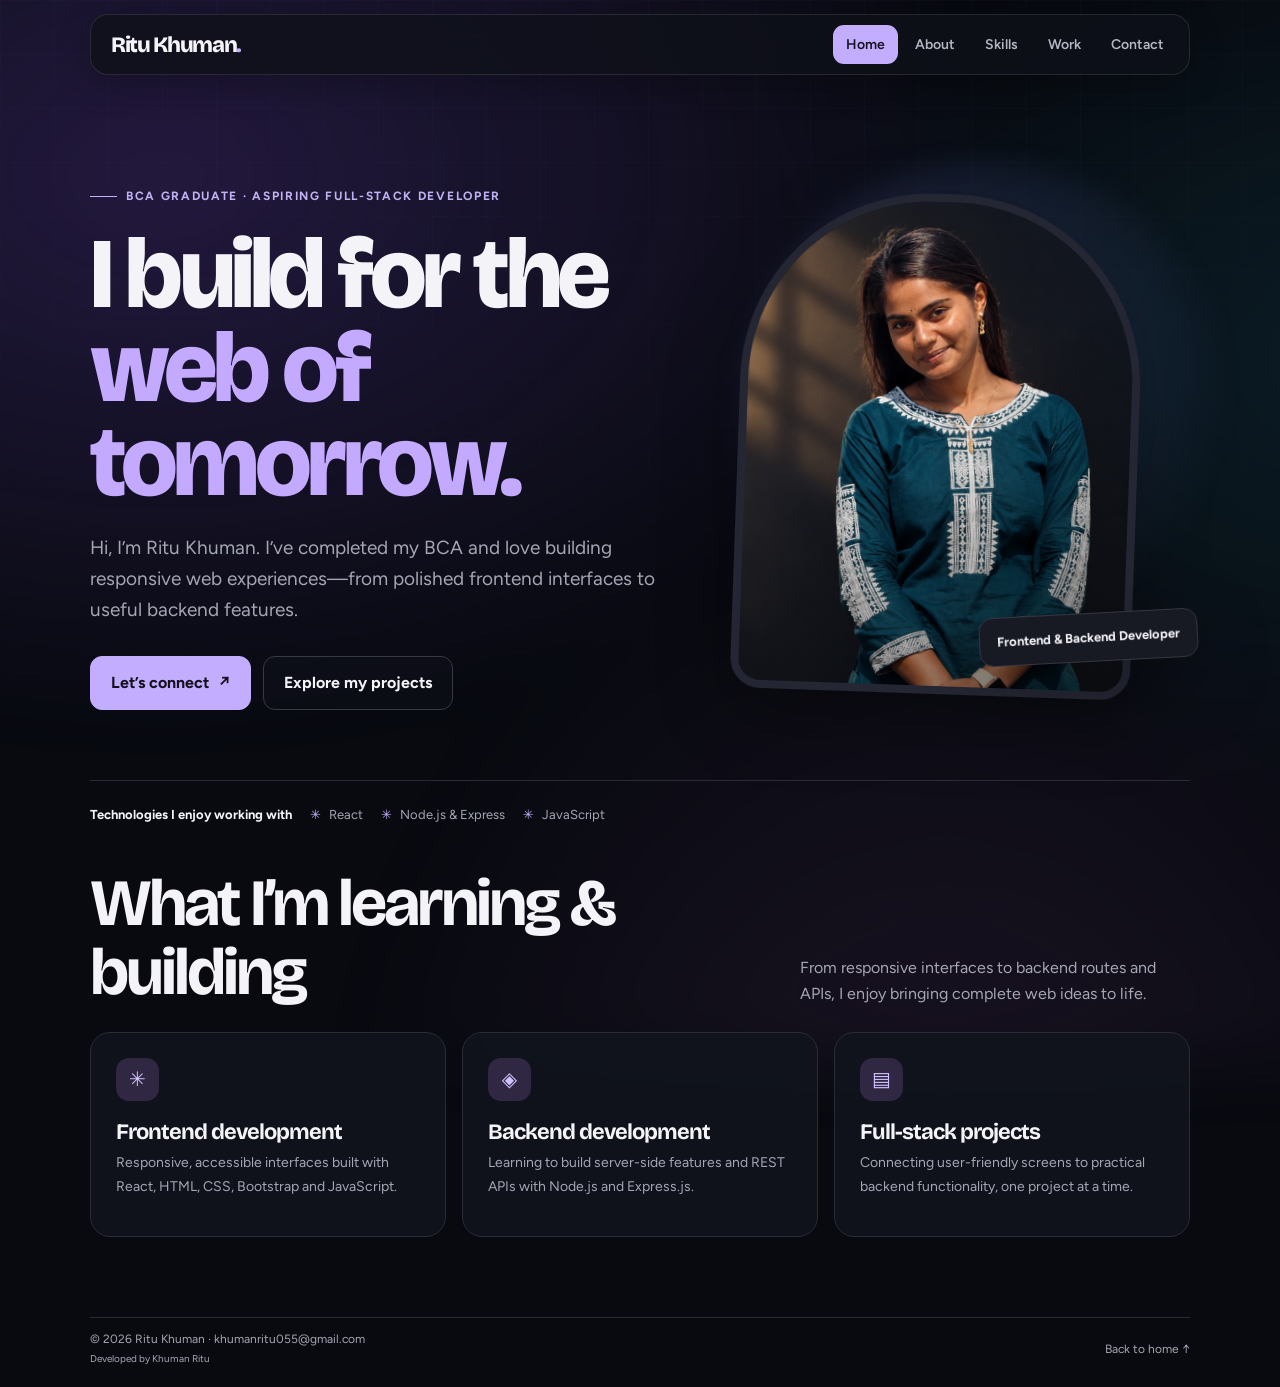
<file: index.html>
<!DOCTYPE html>
<html lang="en">
<head>
<meta charset="utf-8">
<meta name="viewport" content="width=device-width, initial-scale=1, viewport-fit=cover">
<title>Ritu Khuman | BCA Graduate &amp; Web Developer</title>
<link href="https://fonts.googleapis.com/css2?family=Bricolage+Grotesque:wght@600;800&family=Figtree:wght@400;500;600;700&display=swap" rel="stylesheet">
<meta name="theme-color" content="#f5f4ef">
<link rel="stylesheet" href="style.css">
</head>
<body>
<div class="wrap">
<nav><b>Ritu Khuman</b><div>
<a href="index.html" aria-current="page">Home</a>
<a href="about.html">About</a>
<a href="skills.html">Skills</a>
<a href="work.html">Work</a>
<a href="contact.html">Contact</a>
</div></nav>
<main>
<section class="hero">
<div class="hero-copy">
<p class="eyebrow">BCA graduate · Aspiring full-stack developer</p>
<h1>I build for the<br><em>web of tomorrow.</em></h1>
<p class="lead">Hi, I’m Ritu Khuman. I’ve completed my BCA and love building responsive web experiences—from polished frontend interfaces to useful backend features.</p>
<div class="actions"><a class="btn" href="contact.html">Let’s connect <span aria-hidden="true">↗</span></a><a class="btn alt" href="work.html">Explore my projects</a></div>
</div>
<div class="hero-visual">
<button class="photo" id="photoBtn" type="button" aria-label="Upload your photo">
<img id="photoImg" alt="Ritu Khuman"><span>Click to upload your photo<small>Choose an image from your device</small></span>
</button>
<div class="photo-note">Frontend &amp; Backend Developer</div>
<input type="file" id="photoIn" accept="image/*" hidden>
</div>
</section>
<div class="trust-row"><strong>Technologies I enjoy working with</strong><span>React</span><span>Node.js &amp; Express</span><span>JavaScript</span></div>
<section class="home-services">
<div class="section-head"><h2>What I’m learning &amp; building</h2><p>From responsive interfaces to backend routes and APIs, I enjoy bringing complete web ideas to life.</p></div>
<div class="service-grid">
<article class="service-card"><span class="icon" aria-hidden="true">✳</span><h3>Frontend development</h3><p>Responsive, accessible interfaces built with React, HTML, CSS, Bootstrap and JavaScript.</p></article>
<article class="service-card"><span class="icon" aria-hidden="true">◈</span><h3>Backend development</h3><p>Learning to build server-side features and REST APIs with Node.js and Express.js.</p></article>
<article class="service-card"><span class="icon" aria-hidden="true">▤</span><h3>Full-stack projects</h3><p>Connecting user-friendly screens to practical backend functionality, one project at a time.</p></article>
</div>
</section>
</main>
<footer><span>&copy; <span id="yr"></span> Ritu Khuman · <a href="https://mail.google.com/mail/?view=cm&amp;fs=1&amp;to=khumanritu055@gmail.com" target="_blank" rel="noopener">khumanritu055@gmail.com</a><br><small>Developed by Khuman Ritu</small></span><a href="index.html">Back to home ↑</a></footer>
</div>
<script src="script.js"></script>
</body>
</html>
</file>
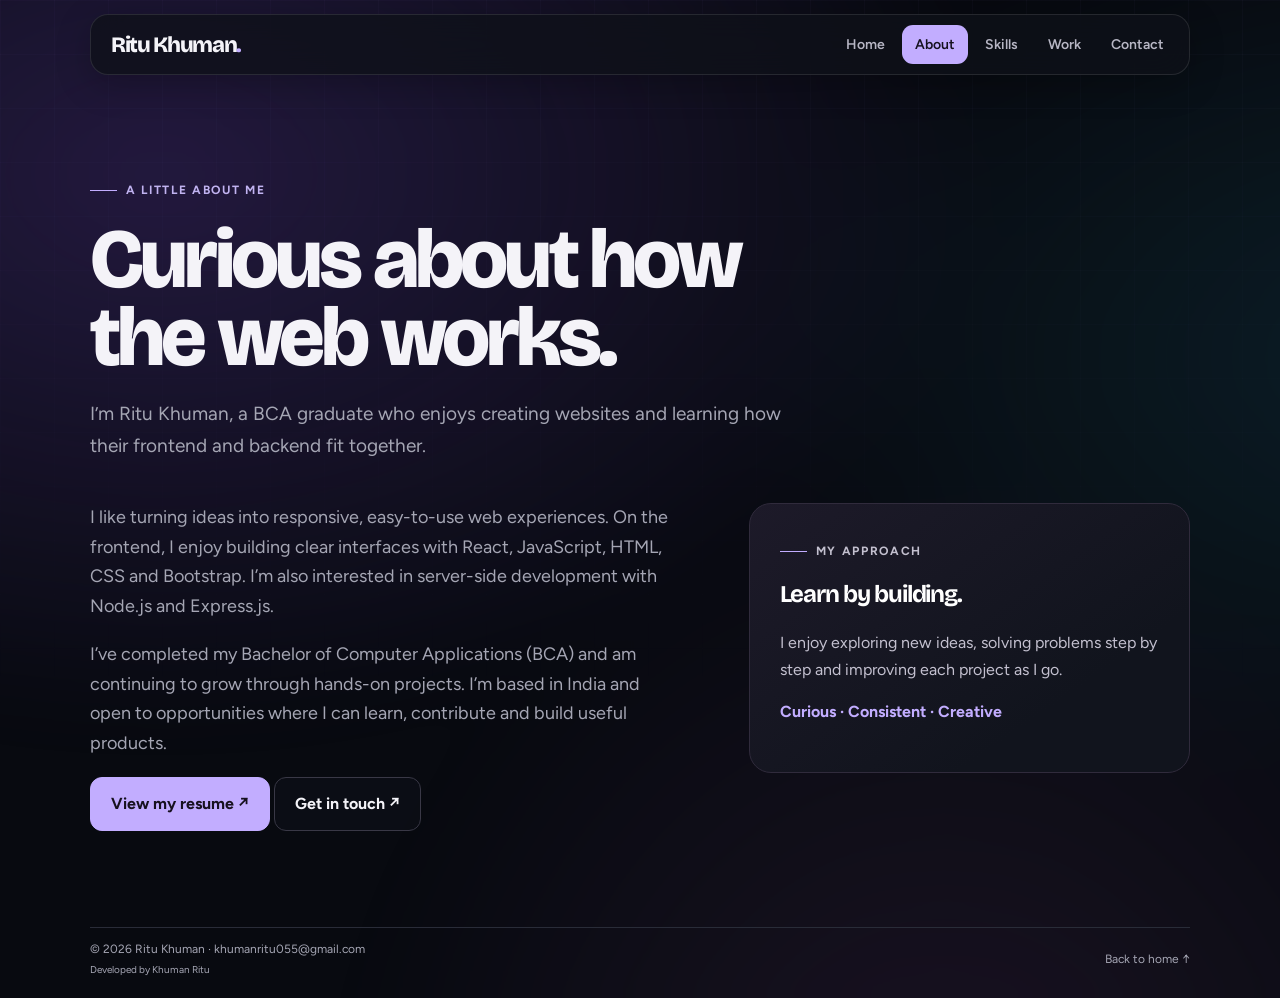
<file: about.html>
<!DOCTYPE html>
<html lang="en">
<head>
<meta charset="utf-8">
<meta name="viewport" content="width=device-width, initial-scale=1, viewport-fit=cover">
<title>About | Ritu Khuman — BCA Graduate &amp; Developer</title>
<link href="https://fonts.googleapis.com/css2?family=Bricolage+Grotesque:wght@600;800&family=Figtree:wght@400;500;600;700&display=swap" rel="stylesheet">
<meta name="theme-color" content="#f5f4ef">
<link rel="stylesheet" href="style.css">
</head>
<body>
<div class="wrap">
<nav><b>Ritu Khuman</b><div>
<a href="index.html">Home</a>
<a href="about.html" aria-current="page">About</a>
<a href="skills.html">Skills</a>
<a href="work.html">Work</a>
<a href="contact.html">Contact</a>
</div></nav>
<main>
<header class="page-heading"><p class="eyebrow">A little about me</p><h1>Curious about how the web works.</h1><p class="lead">I’m Ritu Khuman, a BCA graduate who enjoys creating websites and learning how their frontend and backend fit together.</p></header>
<section class="about-layout"><div><p class="text">I like turning ideas into responsive, easy-to-use web experiences. On the frontend, I enjoy building clear interfaces with React, JavaScript, HTML, CSS and Bootstrap. I’m also interested in server-side development with Node.js and Express.js.</p><p class="text">I’ve completed my Bachelor of Computer Applications (BCA) and am continuing to grow through hands-on projects. I’m based in India and open to opportunities where I can learn, contribute and build useful products.</p><p><a class="btn" href="Resume.pdf" target="_blank" rel="noopener noreferrer">View my resume ↗</a> <a class="btn alt" href="contact.html">Get in touch ↗</a></p></div><aside class="about-card"><p class="eyebrow">My approach</p><h3>Learn by building.</h3><p>I enjoy exploring new ideas, solving problems step by step and improving each project as I go.</p><p><strong>Curious · Consistent · Creative</strong></p></aside></section>
</main>
<footer><span>&copy; <span id="yr"></span> Ritu Khuman · <a href="https://mail.google.com/mail/?view=cm&amp;fs=1&amp;to=khumanritu055@gmail.com" target="_blank" rel="noopener">khumanritu055@gmail.com</a><br><small> Developed by Khuman Ritu</small></span><a href="index.html">Back to home ↑</a></footer>
</div>
<script src="script.js"></script>
</body>
</html>
</file>
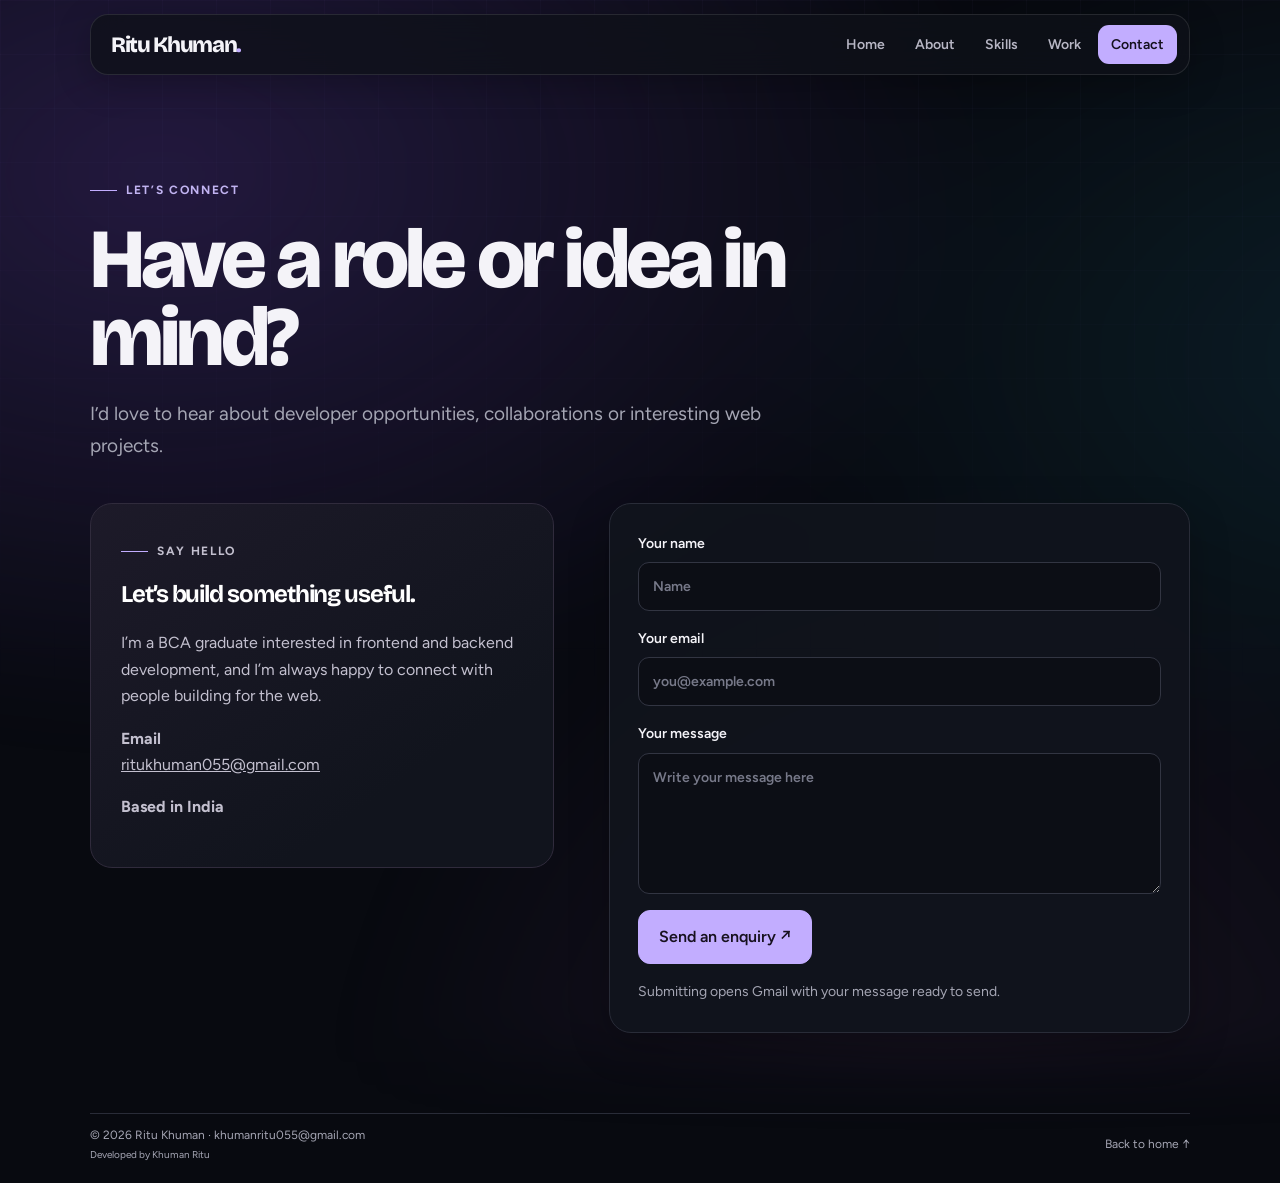
<file: contact.html>
<!DOCTYPE html>
<html lang="en">
<head>
<meta charset="utf-8">
<meta name="viewport" content="width=device-width, initial-scale=1, viewport-fit=cover">
<meta name="description" content="Contact Ritu Khuman, BCA graduate and frontend/backend web developer.">
<meta name="theme-color" content="#f5f4ef">
<title>Contact | Ritu Khuman — Web Developer</title>
<link href="https://fonts.googleapis.com/css2?family=Bricolage+Grotesque:wght@600;800&family=Figtree:wght@400;500;600;700&display=swap" rel="stylesheet">
<link rel="stylesheet" href="style.css">
</head>
<body>
<div class="wrap">
<nav><b>Ritu Khuman</b><div>
<a href="index.html">Home</a>
<a href="about.html">About</a>
<a href="skills.html">Skills</a>
<a href="work.html">Work</a>
<a href="contact.html" aria-current="page">Contact</a>
</div></nav>
<main>
<header class="page-heading"><p class="eyebrow">Let’s connect</p><h1>Have a role or idea in mind?</h1><p class="lead">I’d love to hear about developer opportunities, collaborations or interesting web projects.</p></header>
<section class="contact-layout"><aside class="contact-panel"><p class="eyebrow">Say hello</p><h3>Let’s build something useful.</h3><p>I’m a BCA graduate interested in frontend and backend development, and I’m always happy to connect with people building for the web.</p><p><strong>Email</strong><br><a href="https://mail.google.com/mail/?view=cm&amp;fs=1&amp;to=ritukhuman055@gmail.com" target="_blank" rel="noopener">ritukhuman055@gmail.com</a></p><p><strong>Based in India</strong></p></aside>
<form id="contactForm" class="form">
<label>Your name<input name="name" required autocomplete="name" placeholder="Name"></label>
<label>Your email<input name="email" type="email" required autocomplete="email" placeholder="you@example.com"></label>
<label>Your message<textarea name="message" rows="5" required placeholder="Write your message here"></textarea></label>
<button class="btn" type="submit">Send an enquiry ↗</button>
<p id="formMsg" role="status">Submitting opens Gmail with your message ready to send.</p>
</form></section>
</main>
<footer><span>© <span id="yr"></span> Ritu Khuman · <a href="https://mail.google.com/mail/?view=cm&amp;fs=1&amp;to=khumanritu055@gmail.com" target="_blank" rel="noopener">khumanritu055@gmail.com</a><br><small>Developed by Khuman Ritu</small></span><a href="index.html">Back to home ↑</a></footer>
</div>
<script src="script.js"></script>
</body>
</html>
</file>
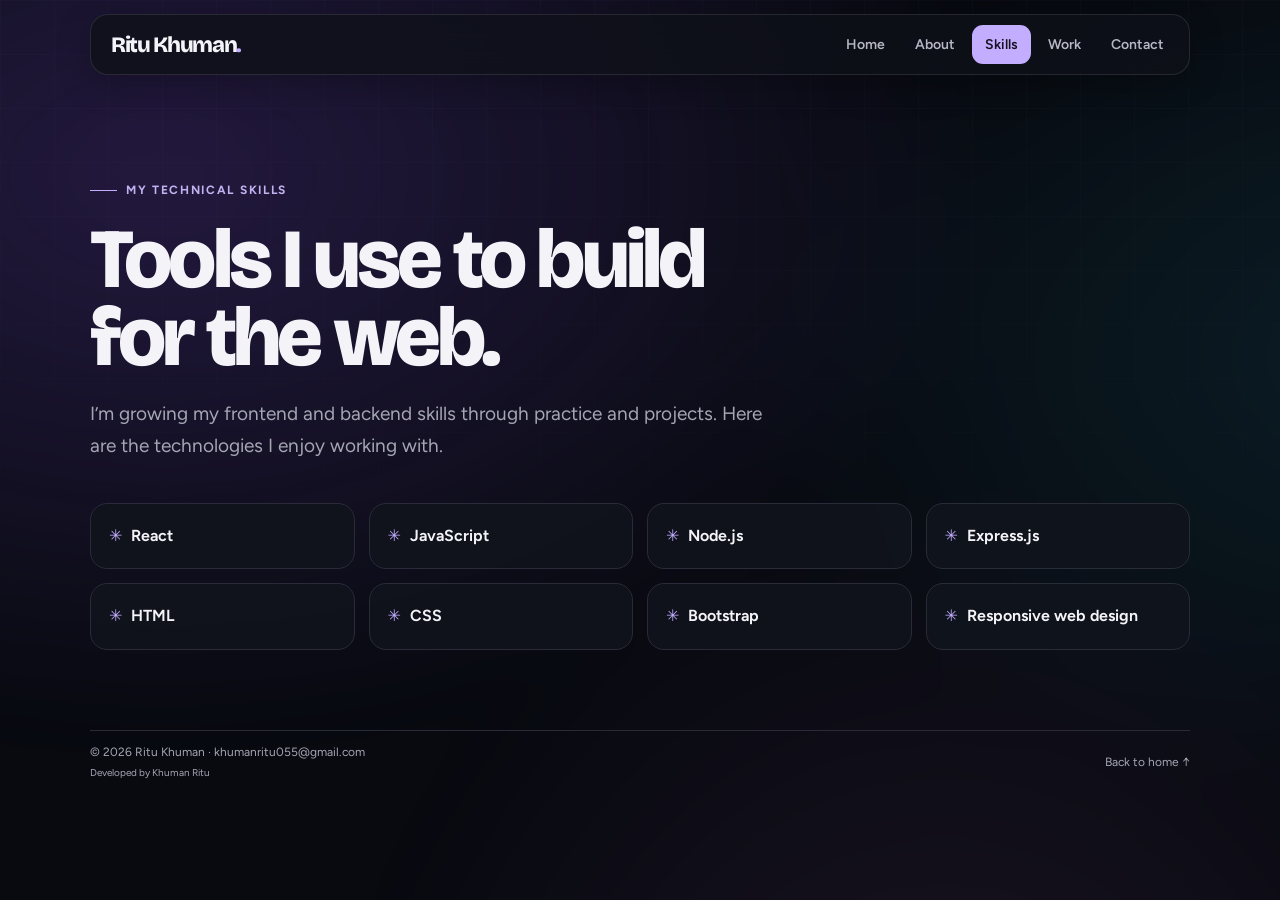
<file: skills.html>
<!DOCTYPE html>
<html lang="en">
<head>
<meta charset="utf-8">
<meta name="viewport" content="width=device-width, initial-scale=1, viewport-fit=cover">
<title>Skills | Ritu Khuman — Web Developer</title>
<link href="https://fonts.googleapis.com/css2?family=Bricolage+Grotesque:wght@600;800&family=Figtree:wght@400;500;600;700&display=swap" rel="stylesheet">
<meta name="theme-color" content="#f5f4ef">
<link rel="stylesheet" href="style.css">
</head>
<body>
<div class="wrap">
<nav><b>Ritu Khuman</b><div>
<a href="index.html">Home</a>
<a href="about.html">About</a>
<a href="skills.html" aria-current="page">Skills</a>
<a href="work.html">Work</a>
<a href="contact.html">Contact</a>
</div></nav>
<main>
<header class="page-heading"><p class="eyebrow">My technical skills</p><h1>Tools I use to build for the web.</h1><p class="lead">I’m growing my frontend and backend skills through practice and projects. Here are the technologies I enjoy working with.</p></header>
<ul class="chips"><li>React</li><li>JavaScript</li><li>Node.js</li><li>Express.js</li><li>HTML</li><li>CSS</li><li>Bootstrap</li><li>Responsive web design</li></ul>
</main>
<footer><span>&copy; <span id="yr"></span> Ritu Khuman · <a href="https://mail.google.com/mail/?view=cm&amp;fs=1&amp;to=khumanritu055@gmail.com" target="_blank" rel="noopener">khumanritu055@gmail.com</a><br><small>Developed by Khuman Ritu</small></span><a href="index.html">Back to home ↑</a></footer>
</div>
<script src="script.js"></script>
</body>
</html>
</file>
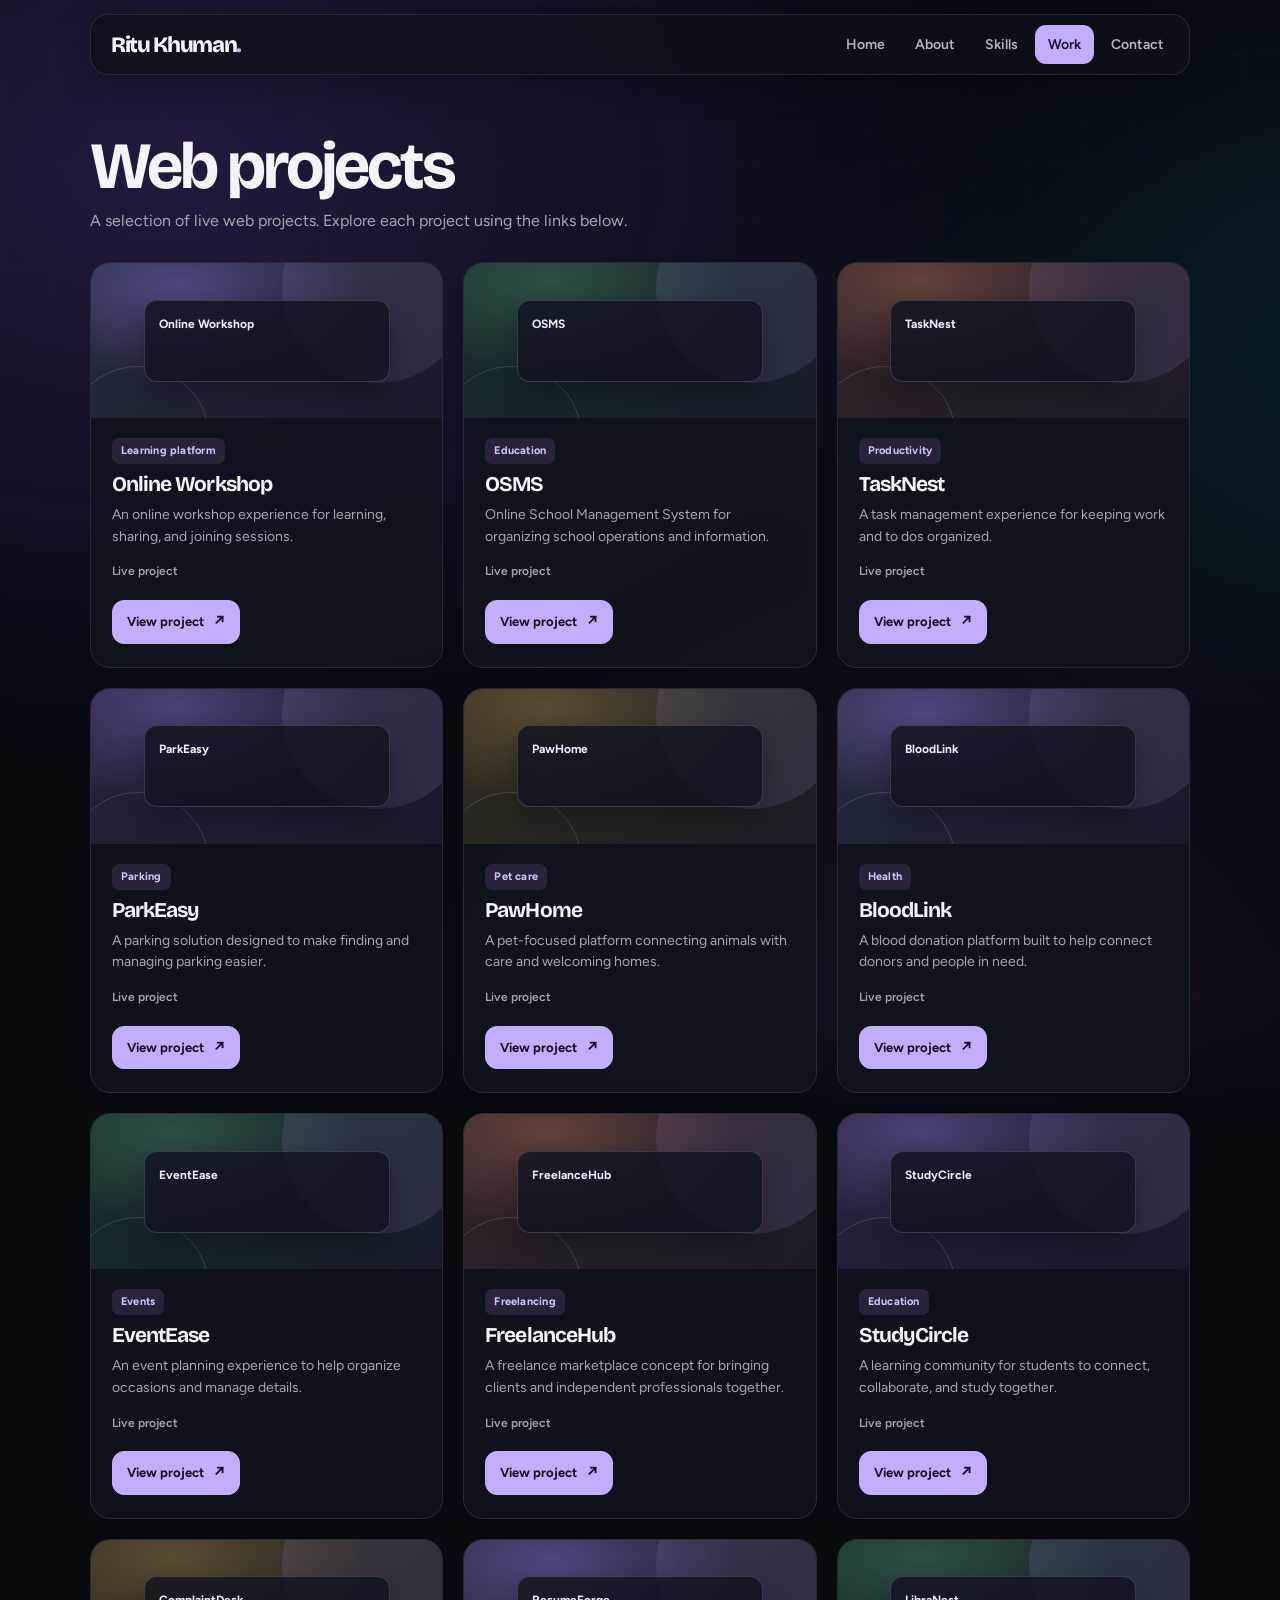
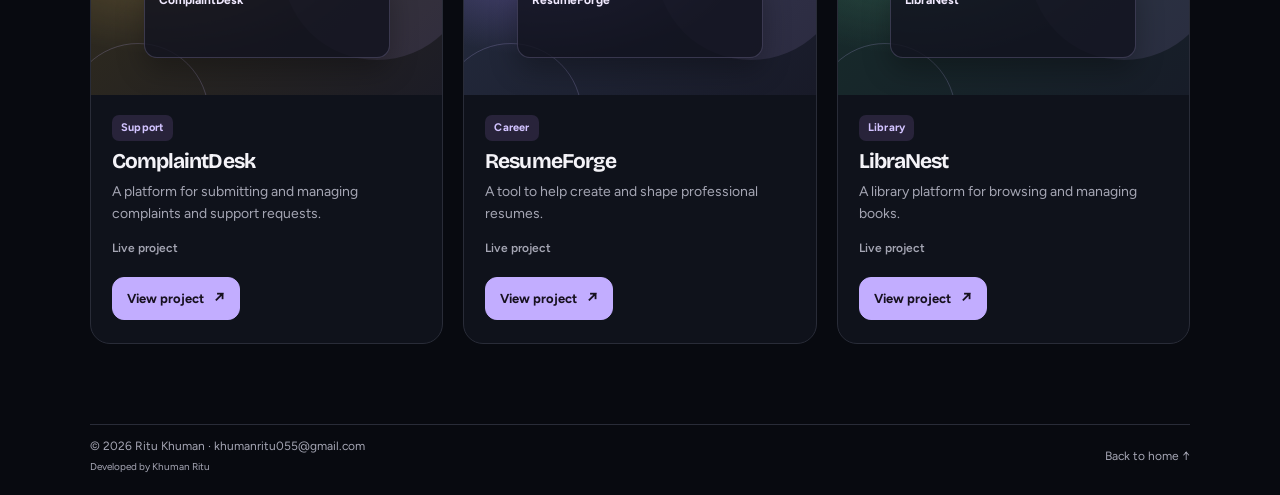
<file: work.html>
<!DOCTYPE html>
<html lang="en">
<head>
<meta charset="utf-8">
<meta name="viewport" content="width=device-width, initial-scale=1, viewport-fit=cover">
<title>Projects | Ritu Khuman — Web Developer</title>
<link href="https://fonts.googleapis.com/css2?family=Bricolage+Grotesque:wght@600;800&family=Figtree:wght@400;500;600;700&display=swap" rel="stylesheet">
<meta name="theme-color" content="#f5f4ef">
<link rel="stylesheet" href="style.css">
</head>
<body>
<div class="wrap">
<nav><b>Ritu Khuman</b><div>
<a href="index.html">Home</a>
<a href="about.html">About</a>
<a href="skills.html">Skills</a>
<a href="work.html" aria-current="page">Work</a>
<a href="contact.html">Contact</a>
</div></nav>
<main>
<h2>Web projects</h2>
<p class="work-intro">A selection of live web projects. Explore each project using the links below.</p>
<div class="projects">
<article class="proj"><div class="proj-visual" aria-hidden="true"><span>Online Workshop</span></div><div class="proj-content"><span class="tag">Learning platform</span><h3>Online Workshop</h3><p>An online workshop experience for learning, sharing, and joining sessions.</p><small>Live project</small><a class="btn project-link" href="https://online-workshop-sabq.onrender.com/" target="_blank" rel="noopener noreferrer">View project <span aria-hidden="true">↗</span></a></div></article>
<article class="proj"><div class="proj-visual" aria-hidden="true"><span>OSMS</span></div><div class="proj-content"><span class="tag">Education</span><h3>OSMS</h3><p>Online School Management System for organizing school operations and information.</p><small>Live project</small><a class="btn project-link" href="https://osms-online-school-management-system.onrender.com/" target="_blank" rel="noopener noreferrer">View project <span aria-hidden="true">↗</span></a></div></article>
<article class="proj"><div class="proj-visual" aria-hidden="true"><span>TaskNest</span></div><div class="proj-content"><span class="tag">Productivity</span><h3>TaskNest</h3><p>A task management experience for keeping work and to dos organized.</p><small>Live project</small><a class="btn project-link" href="https://tasknest-oj3n.onrender.com/" target="_blank" rel="noopener noreferrer">View project <span aria-hidden="true">↗</span></a></div></article>
<article class="proj"><div class="proj-visual" aria-hidden="true"><span>ParkEasy</span></div><div class="proj-content"><span class="tag">Parking</span><h3>ParkEasy</h3><p>A parking solution designed to make finding and managing parking easier.</p><small>Live project</small><a class="btn project-link" href="https://parkeasy-0auv.onrender.com/" target="_blank" rel="noopener noreferrer">View project <span aria-hidden="true">↗</span></a></div></article>
<article class="proj"><div class="proj-visual" aria-hidden="true"><span>PawHome</span></div><div class="proj-content"><span class="tag">Pet care</span><h3>PawHome</h3><p>A pet-focused platform connecting animals with care and welcoming homes.</p><small>Live project</small><a class="btn project-link" href="https://pawhome-ekpu.onrender.com/" target="_blank" rel="noopener noreferrer">View project <span aria-hidden="true">↗</span></a></div></article>
<article class="proj"><div class="proj-visual" aria-hidden="true"><span>BloodLink</span></div><div class="proj-content"><span class="tag">Health</span><h3>BloodLink</h3><p>A blood donation platform built to help connect donors and people in need.</p><small>Live project</small><a class="btn project-link" href="https://bloodlink-qcuw.onrender.com/" target="_blank" rel="noopener noreferrer">View project <span aria-hidden="true">↗</span></a></div></article>
<article class="proj"><div class="proj-visual" aria-hidden="true"><span>EventEase</span></div><div class="proj-content"><span class="tag">Events</span><h3>EventEase</h3><p>An event planning experience to help organize occasions and manage details.</p><small>Live project</small><a class="btn project-link" href="https://eventease-z7ky.onrender.com/" target="_blank" rel="noopener noreferrer">View project <span aria-hidden="true">↗</span></a></div></article>
<article class="proj"><div class="proj-visual" aria-hidden="true"><span>FreelanceHub</span></div><div class="proj-content"><span class="tag">Freelancing</span><h3>FreelanceHub</h3><p>A freelance marketplace concept for bringing clients and independent professionals together.</p><small>Live project</small><a class="btn project-link" href="https://freelancehub-vrc3.onrender.com/" target="_blank" rel="noopener noreferrer">View project <span aria-hidden="true">↗</span></a></div></article>
<article class="proj"><div class="proj-visual" aria-hidden="true"><span>StudyCircle</span></div><div class="proj-content"><span class="tag">Education</span><h3>StudyCircle</h3><p>A learning community for students to connect, collaborate, and study together.</p><small>Live project</small><a class="btn project-link" href="https://studycircle-78t2.onrender.com" target="_blank" rel="noopener noreferrer">View project <span aria-hidden="true">↗</span></a></div></article>
<article class="proj"><div class="proj-visual" aria-hidden="true"><span>ComplaintDesk</span></div><div class="proj-content"><span class="tag">Support</span><h3>ComplaintDesk</h3><p>A platform for submitting and managing complaints and support requests.</p><small>Live project</small><a class="btn project-link" href="http://complaintdesk.runasp.net/" target="_blank" rel="noopener noreferrer">View project <span aria-hidden="true">↗</span></a></div></article>
<article class="proj"><div class="proj-visual" aria-hidden="true"><span>ResumeForge</span></div><div class="proj-content"><span class="tag">Career</span><h3>ResumeForge</h3><p>A tool to help create and shape professional resumes.</p><small>Live project</small><a class="btn project-link" href="http://resumeforge.runasp.net/" target="_blank" rel="noopener noreferrer">View project <span aria-hidden="true">↗</span></a></div></article>
<article class="proj"><div class="proj-visual" aria-hidden="true"><span>LibraNest</span></div><div class="proj-content"><span class="tag">Library</span><h3>LibraNest</h3><p>A library platform for browsing and managing books.</p><small>Live project</small><a class="btn project-link" href="http://libranest.runasp.net/Login.aspx" target="_blank" rel="noopener noreferrer">View project <span aria-hidden="true">↗</span></a></div></article>
</div>
</main>
<footer><span>&copy; <span id="yr"></span> Ritu Khuman · <a href="https://mail.google.com/mail/?view=cm&amp;fs=1&amp;to=khumanritu055@gmail.com" target="_blank" rel="noopener">khumanritu055@gmail.com</a><br><small>Developed by Khuman Ritu</small></span><a href="index.html">Back to home ↑</a></footer>
</div>
<script src="script.js"></script>
</body>
</html>
</file>
<file: style.css>
:root{--bg:#f5f4ef;--paper:#fffefa;--ink:#171a19;--muted:#686e69;--line:#dedfd8;--accent:#c9f36a;--accent-dark:#26351b;--dark:#171b19;--lav:#ddd5ff;--coral:#ff9c7a;--blue:#a8d8ff;--shadow:0 24px 70px rgba(29,37,28,.11)}
*{box-sizing:border-box}
html{scroll-behavior:smooth;padding-top:env(safe-area-inset-top,0px);padding-bottom:env(safe-area-inset-bottom,0px)}
body{margin:0;background:var(--bg);color:var(--ink);font:400 16px/1.65 'Figtree',system-ui,sans-serif;overflow-x:hidden}
body:before{content:"";position:fixed;inset:0;pointer-events:none;opacity:.17;z-index:-1;background-image:radial-gradient(#475044 0.45px,transparent .6px);background-size:6px 6px;mask-image:linear-gradient(to bottom,black,transparent 75%)}
h1,h2,h3,p{margin-top:0}h1,h2,h3{font-family:'Bricolage Grotesque',sans-serif;line-height:1.04;letter-spacing:-.045em}a{color:inherit}
.wrap{max-width:1160px;margin:0 auto;padding:0 30px}
nav{position:sticky;top:12px;z-index:10;display:flex;justify-content:space-between;align-items:center;gap:16px;padding:10px 12px 10px 20px;margin-top:14px;border:1px solid rgba(222,223,216,.85);border-radius:18px;background:rgba(255,254,250,.88);backdrop-filter:blur(18px);box-shadow:0 8px 30px rgba(29,37,28,.06)}
nav b{font:800 22px 'Bricolage Grotesque',sans-serif;letter-spacing:-.06em}nav b:after{content:".";color:#83a83d}nav div{display:flex;gap:4px;flex-wrap:wrap}nav div a{text-decoration:none;color:var(--muted);padding:8px 13px;border-radius:11px;font-size:14px;font-weight:600;transition:background .2s,color .2s}nav div a:hover,nav div a[aria-current="page"]{background:var(--dark);color:white}
a:focus-visible,button:focus-visible,input:focus-visible,textarea:focus-visible{outline:3px solid #8dbb37;outline-offset:3px}
main{padding:58px 0 80px;min-height:70vh;animation:page-in .65s cubic-bezier(.2,.7,.2,1) both}
.hero{position:relative;isolation:isolate;display:grid;grid-template-columns:1.13fr .87fr;gap:62px;align-items:center;min-height:570px;padding:46px 0 70px}
.hero:before{content:"";position:absolute;z-index:-1;width:490px;height:490px;right:-40px;top:28px;border-radius:50%;background:radial-gradient(circle at 42% 42%,rgba(201,243,106,.65),rgba(201,243,106,.22) 42%,transparent 72%);filter:blur(12px);animation:float 9s ease-in-out infinite alternate}
.eyebrow{display:inline-flex;align-items:center;gap:9px;margin:0 0 20px;color:#56604e;text-transform:uppercase;letter-spacing:.14em;font-size:12px;font-weight:700}.eyebrow:before{content:"";width:27px;height:1px;background:#7e984e}
h1{font-size:clamp(58px,8vw,100px);max-width:700px;margin:0 0 23px;font-weight:800;line-height:.94}h1 em{font-style:normal;color:#718d3d}h2{font-size:clamp(40px,6vw,66px);margin-bottom:18px}h3{font-size:24px}.lead{max-width:570px;color:var(--muted);font-size:19px;line-height:1.65;margin:0 0 30px}
.actions{display:flex;flex-wrap:wrap;gap:12px}.btn{display:inline-flex;align-items:center;justify-content:center;gap:10px;padding:13px 20px;border-radius:12px;background:var(--dark);color:#fff;font-weight:700;text-decoration:none;border:1px solid var(--dark);transition:transform .2s,box-shadow .2s,background .2s}.btn:hover{transform:translateY(-3px);box-shadow:0 12px 25px rgba(23,27,25,.17)}.btn.alt{background:transparent;color:var(--ink);border-color:var(--line)}.btn.alt:hover{background:white}
.photo{position:relative;width:min(100%,400px);aspect-ratio:4/5;margin:0 auto;border-radius:190px 190px 30px 30px;background:var(--dark);border:8px solid var(--paper);box-shadow:var(--shadow);padding:0;cursor:pointer;overflow:hidden;color:white;font:600 16px Figtree,sans-serif;transform:rotate(2deg);animation:photo-in .9s .12s both;transition:transform .35s,border-color .35s}.photo:hover{transform:rotate(0) translateY(-5px);border-color:white}.photo:after{content:"";position:absolute;inset:0;background:linear-gradient(150deg,transparent 42%,rgba(0,0,0,.55));pointer-events:none}.photo img{width:100%;height:100%;object-fit:cover;display:none}.photo.has img{display:block}.photo.has span{display:none}.photo span{position:absolute;z-index:1;inset:0;display:flex;flex-direction:column;align-items:center;justify-content:center;gap:8px;padding:20px;text-align:center;background:radial-gradient(ellipse at 50% 38%,#485638,#242b23 53%,#171b19 80%)}.photo span:before{content:"R";display:grid;place-items:center;width:105px;height:105px;margin-bottom:8px;border:1px solid rgba(255,255,255,.35);border-radius:50%;font:800 58px 'Bricolage Grotesque';color:var(--accent)}.photo small{font-weight:400;color:#c8cec0}.photo-note{position:absolute;z-index:2;right:-8px;bottom:32px;padding:13px 17px;border:1px solid var(--line);border-radius:14px;background:var(--paper);box-shadow:var(--shadow);font-size:13px;font-weight:700;transform:rotate(-3deg)}
.trust-row{display:flex;align-items:center;gap:18px;flex-wrap:wrap;border-top:1px solid var(--line);padding:23px 0;color:var(--muted);font-size:13px}.trust-row strong{color:var(--ink);font-weight:700}.trust-row span{display:flex;align-items:center;gap:8px}.trust-row span:before{content:"✳";color:#809a4a}
.section-head{display:flex;justify-content:space-between;align-items:end;gap:20px;margin:22px 0 24px}.section-head h2{margin:0}.section-head p{max-width:390px;color:var(--muted);margin:0}.service-grid{display:grid;grid-template-columns:repeat(3,1fr);gap:16px}.service-card{min-height:205px;padding:25px;border:1px solid var(--line);border-radius:20px;background:var(--paper);transition:transform .22s,box-shadow .22s}.service-card:hover{transform:translateY(-5px);box-shadow:var(--shadow)}.service-card .icon{display:grid;place-items:center;width:43px;height:43px;margin-bottom:20px;border-radius:13px;background:var(--accent);font-size:20px}.service-card h3{font-size:22px;margin-bottom:8px}.service-card p{color:var(--muted);font-size:14px;margin:0}
.page-heading{max-width:800px;margin:40px 0 42px}.page-heading h1{font-size:clamp(50px,7vw,84px);margin-bottom:20px}.page-heading .lead{max-width:700px}.text{max-width:720px;color:var(--muted);font-size:18px}.about-layout{display:grid;grid-template-columns:1fr .75fr;gap:70px;align-items:start}.about-card{padding:30px;background:var(--dark);color:white;border-radius:22px}.about-card p{color:#c4c9bf}.about-card strong{color:var(--accent)}
.chips{display:grid;grid-template-columns:repeat(4,1fr);gap:14px;padding:0;margin:34px 0 0;list-style:none}.chips li{background:var(--paper);border:1px solid var(--line);border-radius:17px;padding:19px 18px;font-weight:650;transition:transform .2s,border-color .2s}.chips li:hover{transform:translateY(-4px);border-color:#a8c56c}.chips li:before{content:"✳";color:#8ba94d;margin-right:9px}
.work-intro{color:var(--muted);margin:-12px 0 28px;max-width:58em}.projects{display:grid;grid-template-columns:repeat(3,minmax(0,1fr));gap:20px}.proj{overflow:hidden;background:var(--paper);border:1px solid var(--line);border-radius:20px;transition:transform .25s,border-color .25s,box-shadow .25s;animation:card-in .55s both}.proj:nth-child(3n+2){animation-delay:.06s}.proj:nth-child(3n){animation-delay:.12s}.proj:hover{transform:translateY(-6px);border-color:#a9c76b;box-shadow:var(--shadow)}.proj-visual{height:155px;display:grid;place-items:center;overflow:hidden;position:relative;background:linear-gradient(135deg,#e3eaf4,#d3dafa)}.proj-visual:before{content:"";position:absolute;width:190px;height:190px;border-radius:50%;background:rgba(255,255,255,.58);right:-30px;top:-70px}.proj-visual:after{content:"";position:absolute;width:140px;height:140px;border:1px solid rgba(23,27,25,.12);border-radius:50%;left:-24px;bottom:-90px}.proj-visual span{z-index:1;width:70%;height:82px;padding:14px;border:1px solid rgba(20,30,24,.12);border-radius:13px;background:rgba(255,254,250,.88);box-shadow:0 12px 28px rgba(20,30,24,.11);font-size:12px;font-weight:700;color:#3b4535}.proj:nth-child(5n+2) .proj-visual{background:linear-gradient(135deg,#d7f1d8,#bbdcae)}.proj:nth-child(5n+3) .proj-visual{background:linear-gradient(135deg,#ffe5d6,#ffc3a9)}.proj:nth-child(5n+4) .proj-visual{background:linear-gradient(135deg,#e9e1ff,#cfc0fc)}.proj:nth-child(5n) .proj-visual{background:linear-gradient(135deg,#fff1b9,#f8d881)}.proj-content{padding:20px 21px 23px}.proj h3{font-size:21px;margin:10px 0 8px}.proj p{color:var(--muted);font-size:14px;line-height:1.55;margin:0 0 15px}.proj small{color:#687064;font-size:12px;font-weight:600}.tag{display:inline-block;background:#eff4e6;color:#586d38;border-radius:7px;padding:4px 9px;font-size:11px;font-weight:700;letter-spacing:.02em}
.contact-layout{display:grid;grid-template-columns:.8fr 1fr;gap:55px;align-items:start}.contact-panel{padding:30px;border-radius:22px;background:var(--dark);color:white}.contact-panel p{color:#c4c9bf}.form{display:grid;gap:16px;max-width:600px;padding:28px;background:var(--paper);border:1px solid var(--line);border-radius:22px;box-shadow:0 14px 40px rgba(29,37,28,.06)}.form label{display:grid;gap:7px;color:var(--ink);font-weight:600;font-size:14px}.form input,.form textarea{width:100%;background:#fff;color:var(--ink);border:1px solid var(--line);border-radius:11px;padding:12px 14px;font:inherit}.form input:focus,.form textarea:focus{outline:2px solid #a8c56c;border-color:transparent}.form button{justify-self:start;cursor:pointer;font:inherit;font-weight:600}#formMsg{margin:0;min-height:1.6em;color:var(--muted);font-size:14px}
footer{display:flex;justify-content:space-between;gap:16px;padding:25px 0 36px;color:var(--muted);font-size:13px;border-top:1px solid var(--line)}footer a{text-decoration:none}
@keyframes page-in{from{opacity:0;transform:translateY(12px)}to{opacity:1;transform:translateY(0)}}@keyframes photo-in{from{opacity:0;transform:translateX(20px) rotate(5deg)}to{opacity:1;transform:translateX(0) rotate(2deg)}}@keyframes card-in{from{opacity:0;transform:translateY(15px)}to{opacity:1;transform:translateY(0)}}@keyframes float{to{transform:translate(15px,14px) scale(1.05)}}
@media(max-width:850px){.hero{gap:30px;min-height:500px}.projects{grid-template-columns:repeat(2,minmax(0,1fr))}.chips{grid-template-columns:repeat(2,1fr)}.service-grid{grid-template-columns:1fr 1fr}.about-layout,.contact-layout{grid-template-columns:1fr;gap:28px}}
@media(max-width:620px){.wrap{padding:0 18px}nav{top:6px;margin-top:7px;padding:9px 10px;align-items:flex-start;flex-direction:column}nav div{width:100%;gap:2px}nav div a{font-size:12px;padding:7px 10px}.hero{grid-template-columns:1fr;gap:24px;padding:28px 0 38px}.hero:before{width:330px;height:330px;right:-60px;top:330px}.hero h1{font-size:clamp(52px,15vw,76px)}.hero .lead{font-size:17px}.photo{width:min(82%,330px)}.photo-note{right:2px}main{padding:30px 0 54px}.section-head{display:block}.section-head p{margin-top:10px}.service-grid,.projects{grid-template-columns:1fr}.proj-visual{height:175px}.page-heading{margin:24px 0 34px}.page-heading h1{font-size:clamp(48px,14vw,70px)}footer{flex-direction:column;gap:4px}}
@media(prefers-reduced-motion:reduce){*,*::before,*::after{animation-duration:.01ms!important;animation-iteration-count:1!important;scroll-behavior:auto!important;transition-duration:.01ms!important}}

/* Dark theme: slow ambient background motion and luminous accents */
:root{--bg:#080a10;--paper:#11141d;--ink:#f4f3f8;--muted:#a5a6b4;--line:#292c38;--accent:#c2adff;--accent-dark:#29213f;--dark:#171923;--lav:#c2adff;--coral:#ff9cba;--blue:#8ddcff;--shadow:0 24px 70px rgba(0,0,0,.36)}
body{background:#080a10;color:var(--ink);isolation:isolate}
body:before{position:fixed;inset:0;z-index:-1;pointer-events:none;opacity:.23;background-image:linear-gradient(rgba(193,174,255,.12) 1px,transparent 1px),linear-gradient(90deg,rgba(193,174,255,.12) 1px,transparent 1px);background-size:54px 54px;mask-image:linear-gradient(to bottom,black,transparent 88%);animation:grid-drift 26s linear infinite}
body:after{content:"";position:fixed;inset:-18%;z-index:-1;pointer-events:none;background:radial-gradient(ellipse at 18% 22%,rgba(116,71,203,.25),transparent 33%),radial-gradient(ellipse at 78% 34%,rgba(24,135,159,.17),transparent 31%),radial-gradient(ellipse at 54% 88%,rgba(126,68,142,.16),transparent 37%);filter:blur(34px);background-size:125% 125%;animation:aurora-flow 20s ease-in-out infinite alternate}
.wrap{position:relative}
nav{border-color:rgba(255,255,255,.1);background:rgba(15,17,25,.78);box-shadow:0 9px 35px rgba(0,0,0,.24)}
nav b:after{color:var(--accent)}nav div a{color:#b7b6c4}nav div a:hover,nav div a[aria-current="page"]{background:var(--accent);color:#15111f}
.eyebrow{color:#c1b3f1}.eyebrow:before{background:var(--accent)}h1 em{color:#c4aaff}
.hero:before{background:radial-gradient(circle at 42% 42%,rgba(143,104,223,.34),rgba(92,110,197,.15) 42%,transparent 72%);animation:orb-drift 11s ease-in-out infinite alternate}
.btn{background:var(--accent);color:#17111f;border-color:var(--accent)}.btn:hover{box-shadow:0 12px 32px rgba(163,132,255,.23)}.btn.alt{color:var(--ink);border-color:#393846;background:rgba(17,20,29,.42)}.btn.alt:hover{background:#1a1b27}
.photo{background:#12131d;border-color:#242633}.photo:hover{border-color:#b9a2ff}.photo span{background:radial-gradient(ellipse at 50% 38%,#46356f,#25243a 53%,#12131b 80%)}.photo span:before{color:var(--accent)}.photo-note{border-color:#343541;background:#171923;color:#f3f2f7;box-shadow:var(--shadow)}
.trust-row{border-color:var(--line);color:var(--muted)}.trust-row strong{color:var(--ink)}.trust-row span:before{color:#c2adff}
.service-card,.proj,.form{background:rgba(17,20,29,.91);border-color:#292c38}.service-card:hover,.proj:hover{border-color:#8d76c5;box-shadow:0 20px 48px rgba(0,0,0,.4)}.service-card .icon{background:#302842;color:#d0c2ff}.service-card p,.section-head p,.text,.work-intro,.proj p,.proj small{color:var(--muted)}
.about-card,.contact-panel{background:linear-gradient(145deg,#1d1a29,#11141d 72%);border:1px solid #302b3c}.about-card p,.contact-panel p{color:#c3c0cf}.about-card strong{color:var(--accent)}
.chips li{background:rgba(17,20,29,.92);border-color:#292c38}.chips li:hover{border-color:#8d76c5}.chips li:before{color:var(--accent)}
.proj-visual{background:radial-gradient(ellipse at 25% 15%,rgba(164,133,255,.35),transparent 50%),linear-gradient(135deg,#242b3e,#181a28)}.proj-visual:before{background:rgba(198,176,255,.11);animation:orb-drift 9s ease-in-out infinite alternate}.proj-visual:after{border-color:rgba(201,183,255,.2)}.proj-visual span{color:#f1eaff;background:rgba(19,20,31,.84);border-color:rgba(205,189,255,.2);box-shadow:0 12px 28px rgba(0,0,0,.28)}.proj:nth-child(5n+2) .proj-visual{background:radial-gradient(ellipse at 24% 12%,rgba(112,202,156,.24),transparent 50%),linear-gradient(135deg,#172c2b,#171c28)}.proj:nth-child(5n+3) .proj-visual{background:radial-gradient(ellipse at 24% 12%,rgba(255,156,122,.26),transparent 50%),linear-gradient(135deg,#302328,#1e1a26)}.proj:nth-child(5n+4) .proj-visual{background:radial-gradient(ellipse at 24% 12%,rgba(169,141,255,.3),transparent 50%),linear-gradient(135deg,#28213c,#191a29)}.proj:nth-child(5n) .proj-visual{background:radial-gradient(ellipse at 24% 12%,rgba(248,206,118,.22),transparent 50%),linear-gradient(135deg,#302b1d,#1c1c26)}
.tag{background:#28233a;color:#d2c3ff}.form{box-shadow:0 14px 40px rgba(0,0,0,.23)}.form label{color:var(--ink)}.form input,.form textarea{background:#0c0e15;color:var(--ink);border-color:#323542}.form input::placeholder,.form textarea::placeholder{color:#777989}.form input:focus,.form textarea:focus{outline-color:#b59aff}#formMsg{color:var(--muted)}footer{border-color:var(--line);color:var(--muted)}
@keyframes aurora-flow{0%{transform:translate3d(-1.5%,0,0) scale(1)}50%{transform:translate3d(1.8%,-1.2%,0) scale(1.04)}100%{transform:translate3d(-.5%,1.5%,0) scale(1.02)}}@keyframes grid-drift{to{background-position:54px 54px}}@keyframes orb-drift{from{transform:translate(-10px,-4px) scale(.94)}to{transform:translate(16px,14px) scale(1.06)}}
@media(prefers-reduced-motion:reduce){body:before,body:after,.hero:before,.proj-visual:before{animation:none!important}}
footer{padding:12px 0 18px;font-size:12px;align-items:center}footer a{transition:color .2s}footer a:hover{color:var(--accent)}
.proj-content{display:flex;flex-direction:column;align-items:flex-start}.proj-content p{flex:1}.project-link{margin-top:18px;padding:10px 14px;font-size:13px}.project-link span{font-size:16px;line-height:1}
.reveal{opacity:0;transform:translateY(22px);transition:opacity .7s ease,transform .7s cubic-bezier(.2,.7,.2,1)}.reveal.is-visible{opacity:1;transform:translateY(0)}.reveal-delay-1{transition-delay:.1s}.reveal-delay-2{transition-delay:.2s}.reveal-delay-3{transition-delay:.3s}
@media(prefers-reduced-motion:reduce){.reveal,.reveal.is-visible{opacity:1;transform:none;transition:none}}
</file>
